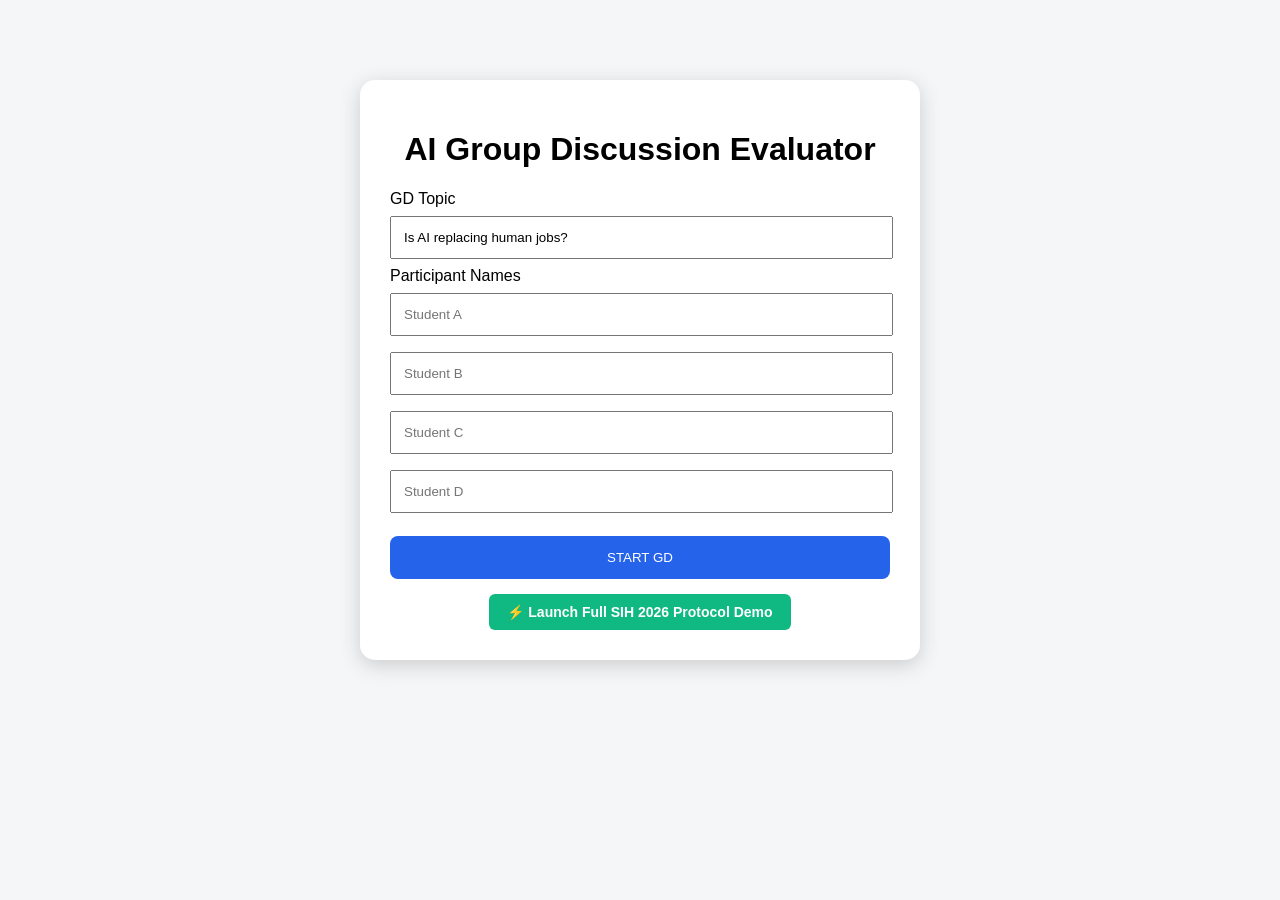
<file: index.html>
<!DOCTYPE html>
<html>
<head>
    <title>AI GD Evaluator</title>
    <link rel="stylesheet" href="style.css">
</head>

<body>

<div class="container">
    <h1>AI Group Discussion Evaluator</h1>

    <label>GD Topic</label>
    <input id="topic" value="Is AI replacing human jobs?">

    <label>Participant Names</label>
    <input id="p1" placeholder="Student A">
    <input id="p2" placeholder="Student B">
    <input id="p3" placeholder="Student C">
    <input id="p4" placeholder="Student D">

    <button onclick="startGD()">START GD</button>

    <div style="margin-top: 15px; text-align: center;">
        <a href="demo.html" style="display: inline-block; padding: 10px 18px; background: #10b981; color: white; text-decoration: none; border-radius: 6px; font-weight: bold; font-size: 14px;">⚡ Launch Full SIH 2026 Protocol Demo</a>
    </div>
</div>

<script src="script.js"></script>

</body>
</html>
</file>
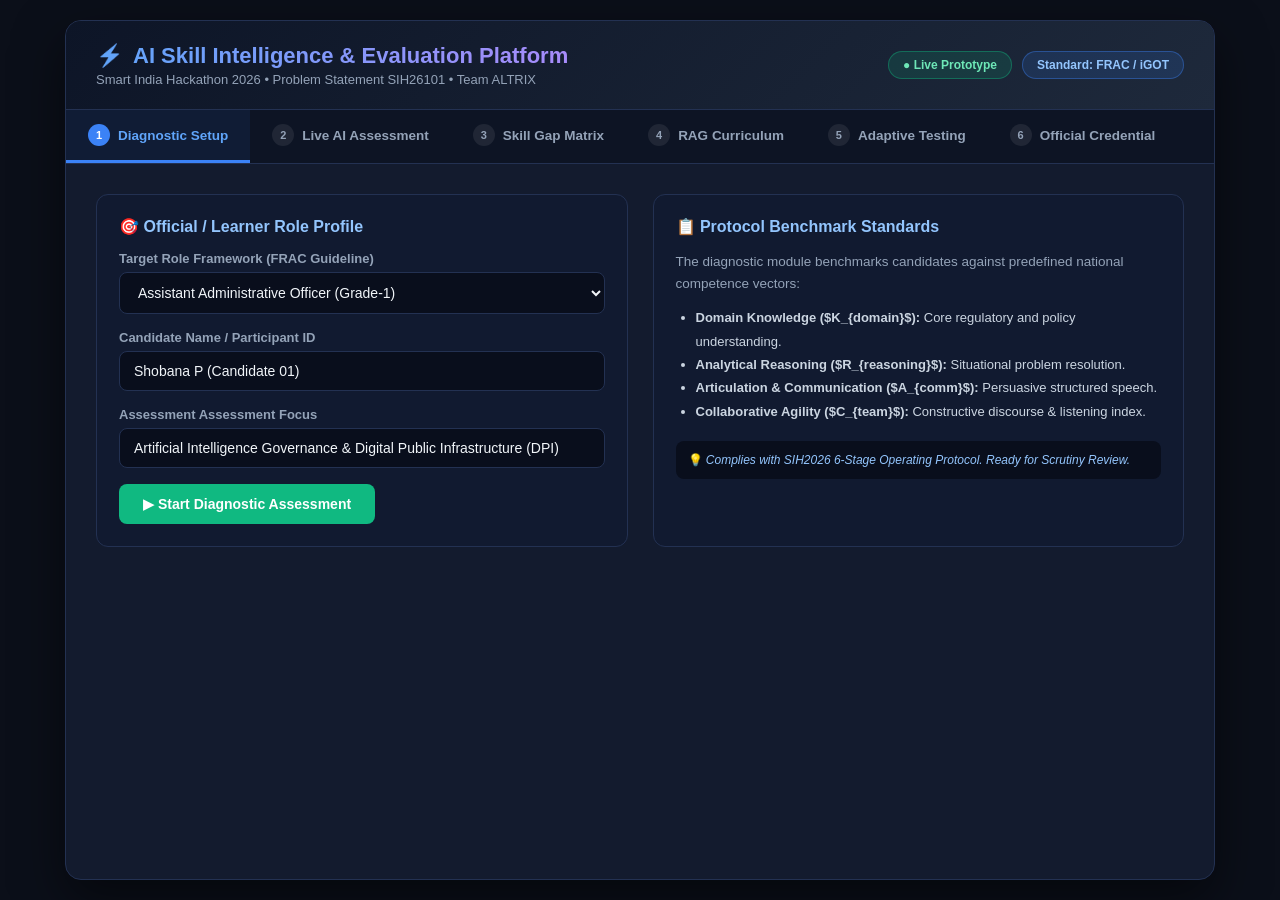
<file: demo.html>
<!DOCTYPE html>
<html lang="en">
<head>
    <meta charset="UTF-8">
    <meta name="viewport" content="width=device-width, initial-scale=1.0">
    <title>AI Skill Intelligence & GD Evaluation Platform | SIH 2026 Demo</title>
    <style>
        :root {
            --bg: #0b0f19;
            --surface: #131b2e;
            --surface-hover: #1c2742;
            --primary: #3b82f6;
            --primary-glow: rgba(59, 130, 246, 0.35);
            --accent: #10b981;
            --accent-purple: #8b5cf6;
            --warning: #f59e0b;
            --danger: #ef4444;
            --text-main: #f1f5f9;
            --text-muted: #94a3b8;
            --border: #233152;
        }

        * {
            box-sizing: border-box;
            margin: 0;
            padding: 0;
            font-family: 'Segoe UI', -apple-system, BlinkMacSystemFont, Roboto, sans-serif;
        }

        body {
            background-color: var(--bg);
            color: var(--text-main);
            padding: 20px;
            display: flex;
            justify-content: center;
            min-height: 100vh;
        }

        .app-container {
            width: 100%;
            max-width: 1150px;
            background: var(--surface);
            border: 1px solid var(--border);
            border-radius: 16px;
            overflow: hidden;
            box-shadow: 0 20px 50px rgba(0,0,0,0.5);
            display: flex;
            flex-direction: column;
        }

        /* Top Header */
        header {
            background: linear-gradient(135deg, #0d1527 0%, #1e293b 100%);
            padding: 22px 30px;
            border-bottom: 1px solid var(--border);
            display: flex;
            justify-content: space-between;
            align-items: center;
            flex-wrap: wrap;
            gap: 15px;
        }

        .brand h1 {
            font-size: 22px;
            font-weight: 800;
            display: flex;
            align-items: center;
            gap: 10px;
            background: linear-gradient(to right, #60a5fa, #a78bfa);
            -webkit-background-clip: text;
            -webkit-text-fill-color: transparent;
        }

        .brand p {
            font-size: 13px;
            color: var(--text-muted);
            margin-top: 3px;
        }

        .header-tags {
            display: flex;
            gap: 10px;
            align-items: center;
        }

        .tag {
            background: rgba(59, 130, 246, 0.15);
            border: 1px solid rgba(59, 130, 246, 0.4);
            color: #93c5fd;
            padding: 6px 14px;
            border-radius: 20px;
            font-size: 12px;
            font-weight: 600;
        }

        .tag.green {
            background: rgba(16, 185, 129, 0.15);
            border-color: rgba(16, 185, 129, 0.4);
            color: #6ee7b7;
        }

        /* Step Navigation Tabs */
        .nav-tabs {
            display: flex;
            background: #0d1424;
            border-bottom: 1px solid var(--border);
            overflow-x: auto;
        }

        .nav-tab {
            padding: 14px 22px;
            font-size: 13.5px;
            font-weight: 600;
            color: var(--text-muted);
            cursor: pointer;
            border: none;
            background: transparent;
            display: flex;
            align-items: center;
            gap: 8px;
            border-bottom: 3px solid transparent;
            transition: all 0.2s ease;
            white-space: nowrap;
        }

        .nav-tab:hover {
            color: var(--text-main);
            background: var(--surface-hover);
        }

        .nav-tab.active {
            color: #60a5fa;
            border-bottom-color: var(--primary);
            background: rgba(59, 130, 246, 0.08);
        }

        .nav-tab .step-num {
            background: rgba(255,255,255,0.08);
            width: 22px;
            height: 22px;
            border-radius: 50%;
            display: flex;
            align-items: center;
            justify-content: center;
            font-size: 11px;
        }

        .nav-tab.active .step-num {
            background: var(--primary);
            color: white;
        }

        /* Content Area */
        .content-body {
            padding: 30px;
            flex-grow: 1;
        }

        .tab-panel {
            display: none;
            animation: fadeIn 0.3s ease;
        }

        .tab-panel.active {
            display: block;
        }

        @keyframes fadeIn {
            from { opacity: 0; transform: translateY(6px); }
            to { opacity: 1; transform: translateY(0); }
        }

        /* Controls & Form Elements */
        .grid-2 {
            display: grid;
            grid-template-columns: 1fr 1fr;
            gap: 25px;
        }

        @media (max-width: 820px) {
            .grid-2 { grid-template-columns: 1fr; }
        }

        .card {
            background: #111a30;
            border: 1px solid var(--border);
            border-radius: 12px;
            padding: 22px;
        }

        .card-title {
            font-size: 16px;
            font-weight: 700;
            margin-bottom: 15px;
            color: #93c5fd;
            display: flex;
            align-items: center;
            gap: 8px;
        }

        label {
            display: block;
            font-size: 13px;
            color: var(--text-muted);
            margin-bottom: 6px;
            font-weight: 600;
        }

        input, select {
            width: 100%;
            background: #090e1c;
            border: 1px solid var(--border);
            color: var(--text-main);
            padding: 11px 14px;
            border-radius: 8px;
            font-size: 14px;
            margin-bottom: 16px;
            outline: none;
            transition: border 0.2s;
        }

        input:focus, select:focus {
            border-color: var(--primary);
            box-shadow: 0 0 0 3px var(--primary-glow);
        }

        .btn {
            background: var(--primary);
            color: white;
            border: none;
            padding: 12px 24px;
            border-radius: 8px;
            font-weight: 700;
            font-size: 14px;
            cursor: pointer;
            display: inline-flex;
            align-items: center;
            gap: 8px;
            transition: all 0.2s;
        }

        .btn:hover {
            background: #2563eb;
            transform: translateY(-1px);
        }

        .btn.btn-accent {
            background: var(--accent);
        }

        .btn.btn-accent:hover {
            background: #059669;
        }

        .btn.btn-secondary {
            background: #233152;
            color: #cbd5e1;
        }

        .btn.btn-secondary:hover {
            background: #33446b;
        }

        /* Live Simulation Visualizer */
        .live-stage {
            background: #090e1c;
            border: 1px solid var(--border);
            border-radius: 12px;
            padding: 20px;
            margin-bottom: 20px;
        }

        .live-status-bar {
            display: flex;
            justify-content: space-between;
            align-items: center;
            padding-bottom: 12px;
            border-bottom: 1px solid var(--border);
            margin-bottom: 15px;
        }

        .status-indicator {
            display: flex;
            align-items: center;
            gap: 8px;
            font-size: 13px;
            font-weight: 700;
        }

        .pulsing-dot {
            width: 10px;
            height: 10px;
            background-color: var(--danger);
            border-radius: 50%;
            animation: pulse 1.5s infinite;
        }

        @keyframes pulse {
            0% { transform: scale(0.95); box-shadow: 0 0 0 0 rgba(239, 68, 68, 0.7); }
            70% { transform: scale(1); box-shadow: 0 0 0 8px rgba(239, 68, 68, 0); }
            100% { transform: scale(0.95); box-shadow: 0 0 0 0 rgba(239, 68, 68, 0); }
        }

        .participants-grid {
            display: grid;
            grid-template-columns: repeat(4, 1fr);
            gap: 12px;
            margin-bottom: 20px;
        }

        @media (max-width: 680px) {
            .participants-grid { grid-template-columns: repeat(2, 1fr); }
        }

        .p-card {
            background: #111a30;
            border: 1px solid var(--border);
            border-radius: 10px;
            padding: 12px;
            text-align: center;
            transition: all 0.3s;
        }

        .p-card.active-speaker {
            border-color: var(--accent);
            background: rgba(16, 185, 129, 0.1);
            box-shadow: 0 0 15px rgba(16, 185, 129, 0.2);
        }

        .p-avatar {
            width: 44px;
            height: 44px;
            border-radius: 50%;
            background: #233152;
            display: flex;
            align-items: center;
            justify-content: center;
            font-size: 18px;
            margin: 0 auto 8px;
        }

        .p-name {
            font-weight: 700;
            font-size: 13px;
        }

        .p-role {
            font-size: 11px;
            color: var(--text-muted);
        }

        .p-time {
            font-size: 11px;
            color: #93c5fd;
            margin-top: 4px;
            font-family: monospace;
        }

        /* Live Transcript Stream */
        .transcript-feed {
            height: 190px;
            overflow-y: auto;
            background: #0d1424;
            border: 1px solid var(--border);
            border-radius: 8px;
            padding: 14px;
            display: flex;
            flex-direction: column;
            gap: 10px;
        }

        .transcript-entry {
            font-size: 13.5px;
            padding: 8px 12px;
            border-radius: 6px;
            background: #131d36;
            border-left: 3px solid var(--primary);
            animation: fadeIn 0.25s ease;
        }

        .transcript-entry b {
            color: #60a5fa;
            margin-right: 6px;
        }

        .transcript-entry.student-b {
            border-left-color: var(--accent-purple);
        }
        .transcript-entry.student-b b { color: #c084fc; }

        .transcript-entry.student-c {
            border-left-color: var(--warning);
        }
        .transcript-entry.student-c b { color: #fcd34d; }

        /* Canvas Chart Container */
        .chart-box {
            position: relative;
            height: 280px;
            display: flex;
            justify-content: center;
            align-items: center;
        }

        canvas {
            max-width: 100%;
            max-height: 100%;
        }

        /* Skill Gap Matrix Table */
        .gap-table {
            width: 100%;
            border-collapse: collapse;
            font-size: 13.5px;
        }

        .gap-table th, .gap-table td {
            padding: 10px 14px;
            border-bottom: 1px solid var(--border);
            text-align: left;
        }

        .gap-table th {
            color: var(--text-muted);
            font-size: 12px;
            text-transform: uppercase;
        }

        .progress-bar-bg {
            background: #1e293b;
            height: 8px;
            border-radius: 4px;
            overflow: hidden;
            width: 100px;
            display: inline-block;
            vertical-align: middle;
            margin-right: 8px;
        }

        .progress-bar-fill {
            height: 100%;
            background: var(--primary);
            border-radius: 4px;
        }

        .delta-tag {
            font-size: 12px;
            font-weight: 700;
            padding: 2px 8px;
            border-radius: 4px;
        }

        .delta-tag.high {
            background: rgba(239, 68, 68, 0.2);
            color: #f87171;
        }

        .delta-tag.med {
            background: rgba(245, 158, 11, 0.2);
            color: #fbbf24;
        }

        .delta-tag.low {
            background: rgba(16, 185, 129, 0.2);
            color: #34d399;
        }

        /* RAG Recommendations */
        .course-card {
            background: #0d1424;
            border: 1px solid var(--border);
            border-left: 4px solid var(--primary);
            border-radius: 8px;
            padding: 14px 18px;
            margin-bottom: 12px;
            display: flex;
            justify-content: space-between;
            align-items: center;
        }

        .course-card h4 {
            font-size: 14.5px;
            color: var(--text-main);
            margin-bottom: 4px;
        }

        .course-card p {
            font-size: 12.5px;
            color: var(--text-muted);
        }

        .course-badge {
            background: rgba(59, 130, 246, 0.15);
            color: #93c5fd;
            padding: 4px 10px;
            border-radius: 6px;
            font-size: 11px;
            font-weight: 700;
            white-space: nowrap;
        }

        /* Adaptive Quiz */
        .quiz-box {
            background: #0d1424;
            border: 1px solid var(--border);
            border-radius: 12px;
            padding: 22px;
            margin-top: 15px;
        }

        .quiz-q {
            font-size: 15px;
            font-weight: 700;
            margin-bottom: 15px;
            color: #f8fafc;
        }

        .quiz-options {
            display: flex;
            flex-direction: column;
            gap: 10px;
        }

        .quiz-opt {
            background: #131d36;
            border: 1px solid var(--border);
            padding: 12px 16px;
            border-radius: 8px;
            font-size: 13.5px;
            cursor: pointer;
            transition: all 0.2s;
        }

        .quiz-opt:hover {
            border-color: var(--primary);
            background: #1c294a;
        }

        .quiz-opt.correct {
            border-color: var(--accent);
            background: rgba(16, 185, 129, 0.15);
            color: #6ee7b7;
        }

        .quiz-opt.wrong {
            border-color: var(--danger);
            background: rgba(239, 68, 68, 0.15);
            color: #fca5a5;
        }

        /* Certificate / Final Score */
        .cert-card {
            background: linear-gradient(145deg, #10192e 0%, #0b1120 100%);
            border: 2px solid #3b82f6;
            border-radius: 14px;
            padding: 30px;
            text-align: center;
            position: relative;
            box-shadow: 0 10px 30px rgba(59, 130, 246, 0.15);
        }

        .score-circle {
            width: 120px;
            height: 120px;
            border-radius: 50%;
            background: conic-gradient(var(--accent) 0% 84%, #1e293b 84% 100%);
            display: flex;
            align-items: center;
            justify-content: center;
            margin: 0 auto 15px;
            box-shadow: 0 0 20px rgba(16, 185, 129, 0.25);
        }

        .score-inner {
            width: 96px;
            height: 96px;
            border-radius: 50%;
            background: #0f172a;
            display: flex;
            flex-direction: column;
            align-items: center;
            justify-content: center;
        }

        .score-num {
            font-size: 28px;
            font-weight: 800;
            color: var(--text-main);
        }

        .score-label {
            font-size: 10px;
            color: var(--text-muted);
            text-transform: uppercase;
        }
    </style>
</head>
<body>

<div class="app-container">

    <!-- Header -->
    <header>
        <div class="brand">
            <h1><span>⚡</span> AI Skill Intelligence & Evaluation Platform</h1>
            <p>Smart India Hackathon 2026 • Problem Statement SIH26101 • Team ALTRIX</p>
        </div>
        <div class="header-tags">
            <span class="tag green">● Live Prototype</span>
            <span class="tag">Standard: FRAC / iGOT</span>
        </div>
    </header>

    <!-- Navigation Steps -->
    <nav class="nav-tabs">
        <button class="nav-tab active" onclick="switchTab(0)">
            <span class="step-num">1</span> Diagnostic Setup
        </button>
        <button class="nav-tab" onclick="switchTab(1)">
            <span class="step-num">2</span> Live AI Assessment
        </button>
        <button class="nav-tab" onclick="switchTab(2)">
            <span class="step-num">3</span> Skill Gap Matrix
        </button>
        <button class="nav-tab" onclick="switchTab(3)">
            <span class="step-num">4</span> RAG Curriculum
        </button>
        <button class="nav-tab" onclick="switchTab(4)">
            <span class="step-num">5</span> Adaptive Testing
        </button>
        <button class="nav-tab" onclick="switchTab(5)">
            <span class="step-num">6</span> Official Credential
        </button>
    </nav>

    <!-- Content Body -->
    <div class="content-body">

        <!-- TAB 1: Diagnostic Setup -->
        <div class="tab-panel active" id="tab-0">
            <div class="grid-2">
                <div class="card">
                    <div class="card-title">🎯 Official / Learner Role Profile</div>
                    
                    <label>Target Role Framework (FRAC Guideline)</label>
                    <select id="role-select">
                        <option value="officer">Assistant Administrative Officer (Grade-1)</option>
                        <option value="data">Public Sector Data & AI Governance Specialist</option>
                        <option value="project">Urban Infrastructure Project Manager</option>
                        <option value="student">Graduate Placement & GD Candidate</option>
                    </select>

                    <label>Candidate Name / Participant ID</label>
                    <input type="text" id="candidate-name" value="Shobana P (Candidate 01)">

                    <label>Assessment Assessment Focus</label>
                    <input type="text" id="assessment-topic" value="Artificial Intelligence Governance & Digital Public Infrastructure (DPI)">

                    <button class="btn btn-accent" onclick="startAssessmentFlow()">
                        ▶ Start Diagnostic Assessment
                    </button>
                </div>

                <div class="card">
                    <div class="card-title">📋 Protocol Benchmark Standards</div>
                    <p style="font-size: 13.5px; color: var(--text-muted); line-height: 1.6; margin-bottom: 12px;">
                        The diagnostic module benchmarks candidates against predefined national competence vectors:
                    </p>
                    <ul style="padding-left: 20px; font-size: 13px; color: #cbd5e1; line-height: 1.8;">
                        <li><b>Domain Knowledge ($K_{domain}$):</b> Core regulatory and policy understanding.</li>
                        <li><b>Analytical Reasoning ($R_{reasoning}$):</b> Situational problem resolution.</li>
                        <li><b>Articulation & Communication ($A_{comm}$):</b> Persuasive structured speech.</li>
                        <li><b>Collaborative Agility ($C_{team}$):</b> Constructive discourse & listening index.</li>
                    </ul>
                    <div style="margin-top: 18px; padding: 12px; background: #090e1c; border-radius: 8px; font-size: 12px; color: #93c5fd;">
                        💡 <i>Complies with SIH2026 6-Stage Operating Protocol. Ready for Scrutiny Review.</i>
                    </div>
                </div>
            </div>
        </div>

        <!-- TAB 2: Live AI Assessment -->
        <div class="tab-panel" id="tab-1">
            <div class="live-stage">
                <div class="live-status-bar">
                    <div class="status-indicator">
                        <div class="pulsing-dot" id="live-dot"></div>
                        <span id="live-status-text">🔴 LIVE EVALUATION ENGINE RUNNING</span>
                    </div>
                    <div style="font-size: 13px; font-family: monospace; color: #93c5fd;" id="gd-timer">
                        Session Time: 01:45
                    </div>
                </div>

                <div class="participants-grid">
                    <div class="p-card active-speaker" id="pcard-0">
                        <div class="p-avatar">👩‍💼</div>
                        <div class="p-name" id="pname-0">Candidate A</div>
                        <div class="p-role">Speaking...</div>
                        <div class="p-time" id="ptime-0">48s (42%)</div>
                    </div>
                    <div class="p-card" id="pcard-1">
                        <div class="p-avatar">👨‍💼</div>
                        <div class="p-name">Participant B</div>
                        <div class="p-role">Listening</div>
                        <div class="p-time" id="ptime-1">32s (28%)</div>
                    </div>
                    <div class="p-card" id="pcard-2">
                        <div class="p-avatar">👩‍🎓</div>
                        <div class="p-name">Participant C</div>
                        <div class="p-role">Listening</div>
                        <div class="p-time" id="ptime-2">20s (18%)</div>
                    </div>
                    <div class="p-card" id="pcard-3">
                        <div class="p-avatar">👨‍🎓</div>
                        <div class="p-name">Participant D</div>
                        <div class="p-role">Listening</div>
                        <div class="p-time" id="ptime-3">14s (12%)</div>
                    </div>
                </div>

                <label>Real-Time NLP Speech & Transcript Stream</label>
                <div class="transcript-feed" id="transcript-feed">
                    <div class="transcript-entry">
                        <b>Candidate A:</b> Digital Public Infrastructure must prioritize citizen data sovereignty while deploying automated services.
                    </div>
                    <div class="transcript-entry student-b">
                        <b>Participant B:</b> True, but without automated edge validation, rural bandwidth bottlenecks will compromise real-time delivery.
                    </div>
                    <div class="transcript-entry student-c">
                        <b>Participant C:</b> We should also consider offline-first synchronization protocols for remote administrative taluks.
                    </div>
                </div>
            </div>

            <div style="display: flex; gap: 12px; flex-wrap: wrap;">
                <button class="btn btn-accent" onclick="addSimulatedSpeech()">
                    💬 Inject Candidate Speech Turn
                </button>
                <button class="btn btn-secondary" onclick="useVoiceMic()" id="mic-btn">
                    🎙️ Speak with Microphone (Speech-to-Text)
                </button>
                <button class="btn" onclick="finishEvaluationAndAnalyze()">
                    📊 Finalize & Generate Skill-Gap Matrix ➔
                </button>
            </div>
        </div>

        <!-- TAB 3: Skill Gap Matrix -->
        <div class="tab-panel" id="tab-2">
            <div class="grid-2">
                <div class="card">
                    <div class="card-title">🕸️ Competency Radar Analysis</div>
                    <p style="font-size: 12.5px; color: var(--text-muted); margin-bottom: 10px;">
                        Comparing <span style="color:#3b82f6; font-weight:700;">Required FRAC Target (Blue)</span> vs <span style="color:#10b981; font-weight:700;">Evaluated Candidate Score (Green)</span>:
                    </p>
                    <div class="chart-box">
                        <canvas id="radarCanvas" width="340" height="280"></canvas>
                    </div>
                </div>

                <div class="card">
                    <div class="card-title">📉 Differential Skill-Gap Matrix (ΔC)</div>
                    <table class="gap-table">
                        <thead>
                            <tr>
                                <th>Competency Vector</th>
                                <th>Measured</th>
                                <th>Deficit (ΔC)</th>
                                <th>Priority</th>
                            </tr>
                        </thead>
                        <tbody>
                            <tr>
                                <td><b>Domain & Policy Knowledge</b></td>
                                <td><div class="progress-bar-bg"><div class="progress-bar-fill" style="width: 82%;"></div></div> 82%</td>
                                <td>-8%</td>
                                <td><span class="delta-tag low">Low Gap</span></td>
                            </tr>
                            <tr>
                                <td><b>Data & AI Governance</b></td>
                                <td><div class="progress-bar-bg"><div class="progress-bar-fill" style="width: 54%; background:#ef4444;"></div></div> 54%</td>
                                <td>-36%</td>
                                <td><span class="delta-tag high">Critical Gap</span></td>
                            </tr>
                            <tr>
                                <td><b>Situational Reasoning</b></td>
                                <td><div class="progress-bar-bg"><div class="progress-bar-fill" style="width: 88%;"></div></div> 88%</td>
                                <td>-2%</td>
                                <td><span class="delta-tag low">Cleared</span></td>
                            </tr>
                            <tr>
                                <td><b>Communication & Clarity</b></td>
                                <td><div class="progress-bar-bg"><div class="progress-bar-fill" style="width: 78%;"></div></div> 78%</td>
                                <td>-12%</td>
                                <td><span class="delta-tag med">Moderate</span></td>
                            </tr>
                            <tr>
                                <td><b>Team Deliberation Index</b></td>
                                <td><div class="progress-bar-bg"><div class="progress-bar-fill" style="width: 85%;"></div></div> 85%</td>
                                <td>-5%</td>
                                <td><span class="delta-tag low">Cleared</span></td>
                            </tr>
                        </tbody>
                    </table>

                    <div style="margin-top: 20px; text-align: right;">
                        <button class="btn" onclick="switchTab(3)">
                            Synthesize RAG Learning Journey ➔
                        </button>
                    </div>
                </div>
            </div>
        </div>

        <!-- TAB 4: RAG Personalized Curricula -->
        <div class="tab-panel" id="tab-3">
            <div class="card" style="margin-bottom: 20px;">
                <div class="card-title">📚 Personalized Curriculum Grounded in iGOT Karmayogi</div>
                <p style="font-size: 13.5px; color: var(--text-muted); margin-bottom: 15px;">
                    Our semantic vector search (<code>pgvector</code> + HNSW) automatically retrieved micro-modules addressing the <b>Critical Gap: Data & AI Governance (-36%)</b>:
                </p>

                <div class="course-card">
                    <div>
                        <h4>1. Regulatory Architecture of Digital Personal Data Protection (DPDP) Act</h4>
                        <p>DoPT / MeitY Official Training Module • Micro-credential course</p>
                    </div>
                    <span class="course-badge">Target: Priority 1 (35 Mins)</span>
                </div>

                <div class="course-card" style="border-left-color: #8b5cf6;">
                    <div>
                        <h4>2. Algorithmic Accountability in Public Service Delivery</h4>
                        <p>National e-Governance Division (NeGD) • Case Study & Sandbox</p>
                    </div>
                    <span class="course-badge" style="color: #c084fc; background: rgba(139,92,246,0.15);">Target: Priority 2 (45 Mins)</span>
                </div>

                <div class="course-card" style="border-left-color: #10b981;">
                    <div>
                        <h4>3. Public Communication & Multi-Stakeholder Consensus Building</h4>
                        <p>Capacity Building Commission (CBC) • Practical Simulation</p>
                    </div>
                    <span class="course-badge" style="color: #6ee7b7; background: rgba(16,185,129,0.15);">Refresher: 20 Mins</span>
                </div>

                <div style="margin-top: 15px; text-align: right;">
                    <button class="btn btn-accent" onclick="switchTab(4)">
                        Start Adaptive Verification Quiz ➔
                    </button>
                </div>
            </div>
        </div>

        <!-- TAB 5: Adaptive Testing -->
        <div class="tab-panel" id="tab-4">
            <div class="card">
                <div class="card-title">🧠 Computerized Adaptive Testing (CAT) Simulation</div>
                <p style="font-size: 13px; color: var(--text-muted);">
                    AI dynamically generates in-situ scenario inquiries. Difficulty scales based on correctness to verify true retention.
                </p>

                <div class="quiz-box">
                    <div style="font-size: 11.5px; font-weight: 700; color: #60a5fa; margin-bottom: 6px;">
                        DIFFICULTY TIER: LEVEL 3 (ADAPTIVE ADVANCED)
                    </div>
                    <div class="quiz-q" id="quiz-question">
                        Scenario: An automated algorithm flags 15% of subsidy beneficiaries as ineligible due to biometric mismatches. Under DPDP and administrative fairness protocols, what is the required first response?
                    </div>

                    <div class="quiz-options" id="quiz-opts">
                        <div class="quiz-opt" onclick="answerQuiz(this, false)">
                            A) Immediately purge the flagged records to prevent fiscal leakage.
                        </div>
                        <div class="quiz-opt" onclick="answerQuiz(this, true)">
                            B) Trigger an exception-handling protocol with human-in-the-loop manual verification before suspending benefits.
                        </div>
                        <div class="quiz-opt" onclick="answerQuiz(this, false)">
                            C) Retrain the neural network on the same dataset without modifying thresholds.
                        </div>
                    </div>

                    <div id="quiz-feedback" style="display: none; margin-top: 15px; padding: 12px; border-radius: 8px; font-size: 13.5px;"></div>
                </div>

                <div style="margin-top: 20px; text-align: right;">
                    <button class="btn" onclick="switchTab(5)">
                        Generate Final Certified Credential ➔
                    </button>
                </div>
            </div>
        </div>

        <!-- TAB 6: Official Credential -->
        <div class="tab-panel" id="tab-5">
            <div class="cert-card">
                <div class="score-circle">
                    <div class="score-inner">
                        <div class="score-num" id="final-score-val">84</div>
                        <div class="score-label">CCI INDEX</div>
                    </div>
                </div>

                <h2 style="font-size: 22px; color: #f8fafc; margin-bottom: 6px;">
                    COMPETENCY VERIFICATION CERTIFICATE
                </h2>
                <p style="color: #94a3b8; font-size: 14px; margin-bottom: 18px;">
                    Candidate: <b style="color:#60a5fa;" id="cert-candidate">Shobana P</b> • Assessment Mode: <b>AI Diagnostic & GD Protocol</b>
                </p>

                <div style="max-width: 600px; margin: 0 auto 20px; background: #080d1a; padding: 15px; border-radius: 8px; border: 1px solid var(--border); font-size: 13px; text-align: left;">
                    <div style="color: #cbd5e1; margin-bottom: 6px;">
                        <b>Scoring Protocol Formulation:</b>
                    </div>
                    <code style="color: #6ee7b7; font-size: 12px;">
                        CCI = (0.40 × 82 [Domain]) + (0.35 × 88 [Reasoning]) + (0.25 × 80 [Application]) = 83.6 → 84 / 100
                    </code>
                    <div style="margin-top: 8px; color: #94a3b8;">
                        <b>Status:</b> <span style="color:#10b981; font-weight:700;">TIER 2: PROFICIENT (Role Approved)</span>
                    </div>
                </div>

                <div style="display: flex; gap: 12px; justify-content: center;">
                    <button class="btn btn-accent" onclick="window.print()">
                        🖨️ Print Credential Card
                    </button>
                    <button class="btn btn-secondary" onclick="switchTab(0)">
                        🔄 Run New Assessment
                    </button>
                </div>
            </div>
        </div>

    </div>

</div>

<script>
    // Tab switching logic
    function switchTab(index) {
        const tabs = document.querySelectorAll('.nav-tab');
        const panels = document.querySelectorAll('.tab-panel');
        
        tabs.forEach((t, i) => {
            if (i === index) t.classList.add('active');
            else t.classList.remove('active');
        });

        panels.forEach((p, i) => {
            if (i === index) p.classList.add('active');
            else p.classList.remove('active');
        });

        if (index === 2) {
            drawRadarChart();
        }
    }

    function startAssessmentFlow() {
        const name = document.getElementById('candidate-name').value || 'Shobana P';
        document.getElementById('pname-0').innerText = name;
        document.getElementById('cert-candidate').innerText = name;
        switchTab(1);
    }

    // Interactive Speech additions
    const sampleSentences = [
        "Furthermore, ensuring multi-lingual conversational access allows non-English fluent citizens to interface seamlessly.",
        "A critical metric is latency; if cloud inference takes more than 3 seconds, user dropout in rural areas escalates drastically.",
        "We can deploy local quantized SLMs (Small Language Models) directly on edge devices to preserve offline functionality."
    ];
    let sentenceIndex = 0;

    function addSimulatedSpeech() {
        const feed = document.getElementById('transcript-feed');
        const text = sampleSentences[sentenceIndex % sampleSentences.length];
        sentenceIndex++;

        const entry = document.createElement('div');
        entry.className = 'transcript-entry';
        const candidateName = document.getElementById('candidate-name').value || 'Candidate A';
        entry.innerHTML = `<b>${candidateName}:</b> ${text}`;
        feed.appendChild(entry);
        feed.scrollTop = feed.scrollHeight;

        // Toggle speaker card active highlight
        document.getElementById('pcard-0').classList.add('active-speaker');
        setTimeout(() => {
            document.getElementById('pcard-0').classList.remove('active-speaker');
        }, 1500);
    }

    // Web Speech API for real microphone voice input
    function useVoiceMic() {
        const btn = document.getElementById('mic-btn');
        if (!('webkitSpeechRecognition' in window) && !('SpeechRecognition' in window)) {
            alert('Web Speech API is not supported in this browser. You can use the "Inject Candidate Speech Turn" button!');
            return;
        }

        const SpeechRecognition = window.SpeechRecognition || window.webkitSpeechRecognition;
        const recognition = new SpeechRecognition();
        recognition.lang = 'en-IN';
        recognition.interimResults = false;

        btn.innerText = '🔴 Listening... Speak now!';
        btn.style.background = '#ef4444';

        recognition.onresult = function(event) {
            const transcript = event.results[0][0].transcript;
            const feed = document.getElementById('transcript-feed');
            const entry = document.createElement('div');
            entry.className = 'transcript-entry';
            const candidateName = document.getElementById('candidate-name').value || 'Candidate A';
            entry.innerHTML = `<b>${candidateName} (Live Mic):</b> ${transcript}`;
            feed.appendChild(entry);
            feed.scrollTop = feed.scrollHeight;
            btn.innerText = '🎙️ Speak with Microphone (Speech-to-Text)';
            btn.style.background = '#233152';
        };

        recognition.onerror = function() {
            btn.innerText = '🎙️ Speak with Microphone (Speech-to-Text)';
            btn.style.background = '#233152';
        };

        recognition.onend = function() {
            btn.innerText = '🎙️ Speak with Microphone (Speech-to-Text)';
            btn.style.background = '#233152';
        };

        recognition.start();
    }

    function finishEvaluationAndAnalyze() {
        switchTab(2);
    }

    // Radar Chart using pure HTML5 Canvas (100% offline, zero library dependency)
    function drawRadarChart() {
        const canvas = document.getElementById('radarCanvas');
        if (!canvas) return;
        const ctx = canvas.getContext('2d');
        const W = canvas.width;
        const H = canvas.height;
        ctx.clearRect(0, 0, W, H);

        const centerX = W / 2;
        const centerY = H / 2;
        const radius = 95;

        const labels = ['Domain', 'Governance', 'Reasoning', 'Comm.', 'Teamwork'];
        const targetScores = [0.90, 0.90, 0.90, 0.90, 0.90];
        const candidateScores = [0.82, 0.54, 0.88, 0.78, 0.85];
        const count = labels.length;

        // Draw concentric polygons (Grid)
        for (let level = 1; level <= 4; level++) {
            const r = (radius / 4) * level;
            ctx.beginPath();
            for (let i = 0; i < count; i++) {
                const angle = (Math.PI * 2 / count) * i - Math.PI / 2;
                const x = centerX + r * Math.cos(angle);
                const y = centerY + r * Math.sin(angle);
                if (i === 0) ctx.moveTo(x, y);
                else ctx.lineTo(x, y);
            }
            ctx.closePath();
            ctx.strokeStyle = '#233152';
            ctx.lineWidth = 1;
            ctx.stroke();
        }

        // Draw Spokes & Labels
        ctx.fillStyle = '#94a3b8';
        ctx.font = '11px Segoe UI';
        ctx.textAlign = 'center';
        ctx.textBaseline = 'middle';

        for (let i = 0; i < count; i++) {
            const angle = (Math.PI * 2 / count) * i - Math.PI / 2;
            const x = centerX + radius * Math.cos(angle);
            const y = centerY + radius * Math.sin(angle);

            ctx.beginPath();
            ctx.moveTo(centerX, centerY);
            ctx.lineTo(x, y);
            ctx.strokeStyle = '#233152';
            ctx.stroke();

            // Label positioning
            const lx = centerX + (radius + 22) * Math.cos(angle);
            const ly = centerY + (radius + 15) * Math.sin(angle);
            ctx.fillText(labels[i], lx, ly);
        }

        // Draw Target Polygon (Blue)
        ctx.beginPath();
        for (let i = 0; i < count; i++) {
            const angle = (Math.PI * 2 / count) * i - Math.PI / 2;
            const r = radius * targetScores[i];
            const x = centerX + r * Math.cos(angle);
            const y = centerY + r * Math.sin(angle);
            if (i === 0) ctx.moveTo(x, y);
            else ctx.lineTo(x, y);
        }
        ctx.closePath();
        ctx.strokeStyle = '#3b82f6';
        ctx.lineWidth = 2;
        ctx.fillStyle = 'rgba(59, 130, 246, 0.15)';
        ctx.fill();
        ctx.stroke();

        // Draw Candidate Polygon (Green)
        ctx.beginPath();
        for (let i = 0; i < count; i++) {
            const angle = (Math.PI * 2 / count) * i - Math.PI / 2;
            const r = radius * candidateScores[i];
            const x = centerX + r * Math.cos(angle);
            const y = centerY + r * Math.sin(angle);
            if (i === 0) ctx.moveTo(x, y);
            else ctx.lineTo(x, y);
        }
        ctx.closePath();
        ctx.strokeStyle = '#10b981';
        ctx.lineWidth = 2;
        ctx.fillStyle = 'rgba(16, 185, 129, 0.25)';
        ctx.fill();
        ctx.stroke();
    }

    // Adaptive Quiz logic
    function answerQuiz(elem, isCorrect) {
        const feedback = document.getElementById('quiz-feedback');
        const opts = document.querySelectorAll('.quiz-opt');
        opts.forEach(o => o.onclick = null); // disable further clicks

        if (isCorrect) {
            elem.classList.add('correct');
            feedback.style.display = 'block';
            feedback.style.background = 'rgba(16, 185, 129, 0.15)';
            feedback.style.border = '1px solid #10b981';
            feedback.style.color = '#6ee7b7';
            feedback.innerHTML = '<b>✓ Correct Protocol Response!</b> Exception handling ensures procedural fairness and prevents administrative exclusion.';
            document.getElementById('final-score-val').innerText = '88';
        } else {
            elem.classList.add('wrong');
            feedback.style.display = 'block';
            feedback.style.background = 'rgba(239, 68, 68, 0.15)';
            feedback.style.border = '1px solid #ef4444';
            feedback.style.color = '#fca5a5';
            feedback.innerHTML = '<b>✗ Incorrect Response.</b> Regulatory compliance requires human-in-the-loop review before revoking entitlements.';
            document.getElementById('final-score-val').innerText = '82';
        }
    }

    window.onload = function() {
        drawRadarChart();
    };
</script>

</body>
</html>
</file>
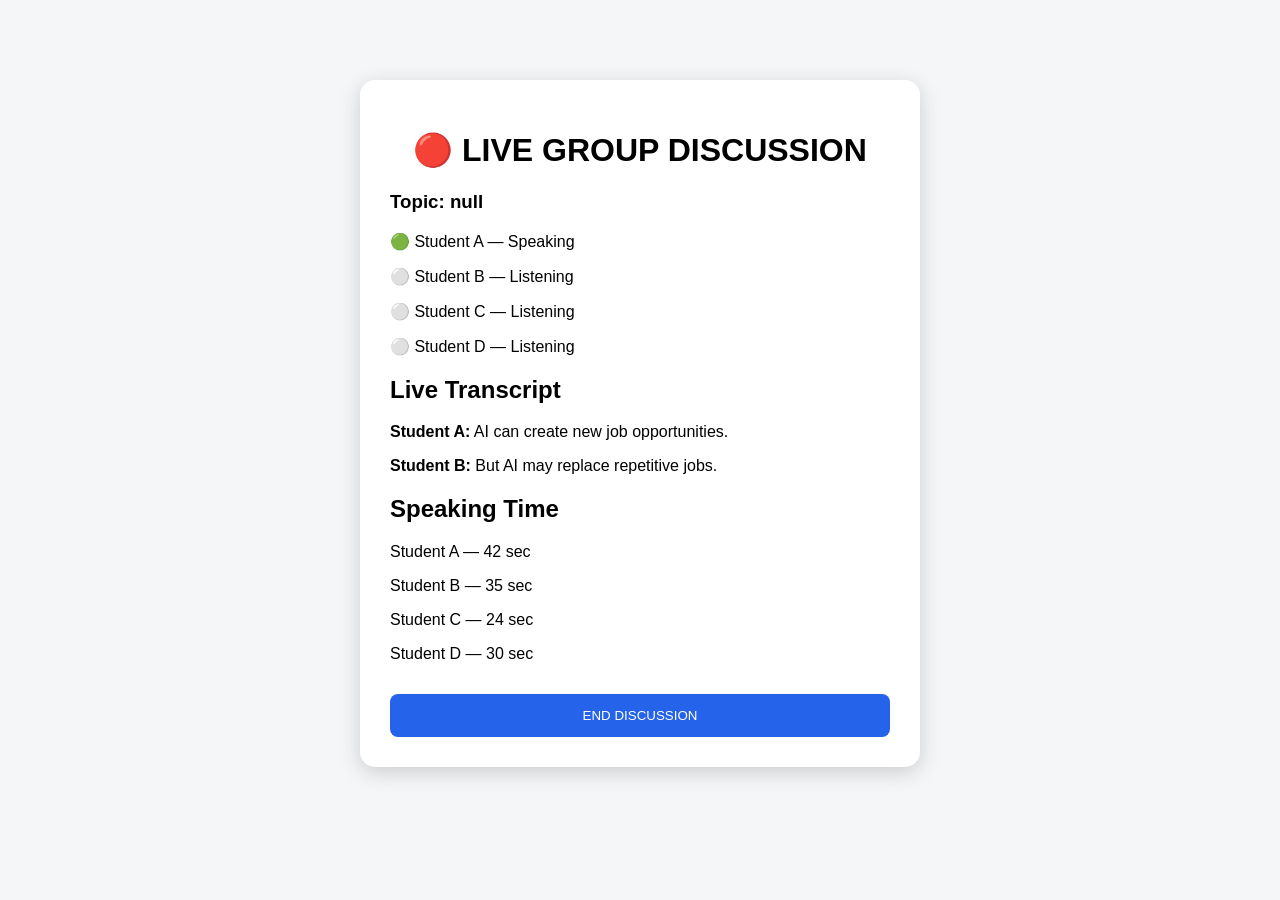
<file: live.html>
<!DOCTYPE html>
<html>
<head>
    <title>Live GD</title>
    <link rel="stylesheet" href="style.css">
</head>

<body>

<div class="container">

    <h1>🔴 LIVE GROUP DISCUSSION</h1>

    <h3 id="topic"></h3>

    <div>
        <p>🟢 Student A — Speaking</p>
        <p>⚪ Student B — Listening</p>
        <p>⚪ Student C — Listening</p>
        <p>⚪ Student D — Listening</p>
    </div>

    <h2>Live Transcript</h2>

    <div id="transcript">
        <p><b>Student A:</b> AI can create new job opportunities.</p>
        <p><b>Student B:</b> But AI may replace repetitive jobs.</p>
    </div>

    <h2>Speaking Time</h2>

    <p>Student A — 42 sec</p>
    <p>Student B — 35 sec</p>
    <p>Student C — 24 sec</p>
    <p>Student D — 30 sec</p>

    <button onclick="endGD()">END DISCUSSION</button>

</div>

<script>
document.getElementById("topic").innerText =
    "Topic: " + localStorage.getItem("topic");

function endGD() {
    window.location.href = "result.html";
}
</script>

</body>
</html>
</file>
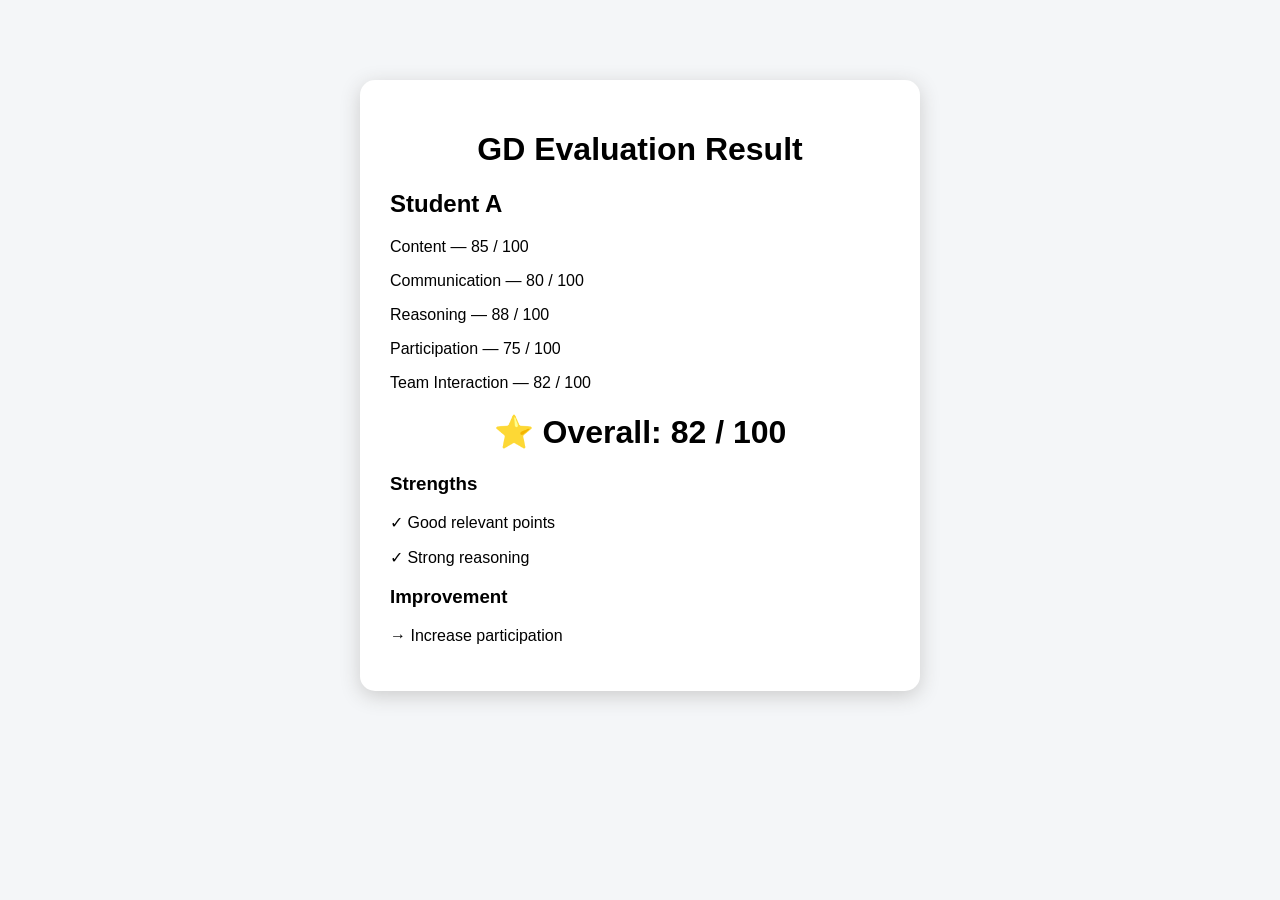
<file: result.html>
<!DOCTYPE html>
<html>
<head>
    <title>GD Result</title>
    <link rel="stylesheet" href="style.css">
</head>

<body>

<div class="container">

    <h1>GD Evaluation Result</h1>

    <h2>Student A</h2>

    <p>Content — 85 / 100</p>
    <p>Communication — 80 / 100</p>
    <p>Reasoning — 88 / 100</p>
    <p>Participation — 75 / 100</p>
    <p>Team Interaction — 82 / 100</p>

    <h1>⭐ Overall: 82 / 100</h1>

    <h3>Strengths</h3>
    <p>✓ Good relevant points</p>
    <p>✓ Strong reasoning</p>

    <h3>Improvement</h3>
    <p>→ Increase participation</p>

</div>

</body>
</html>
</file>
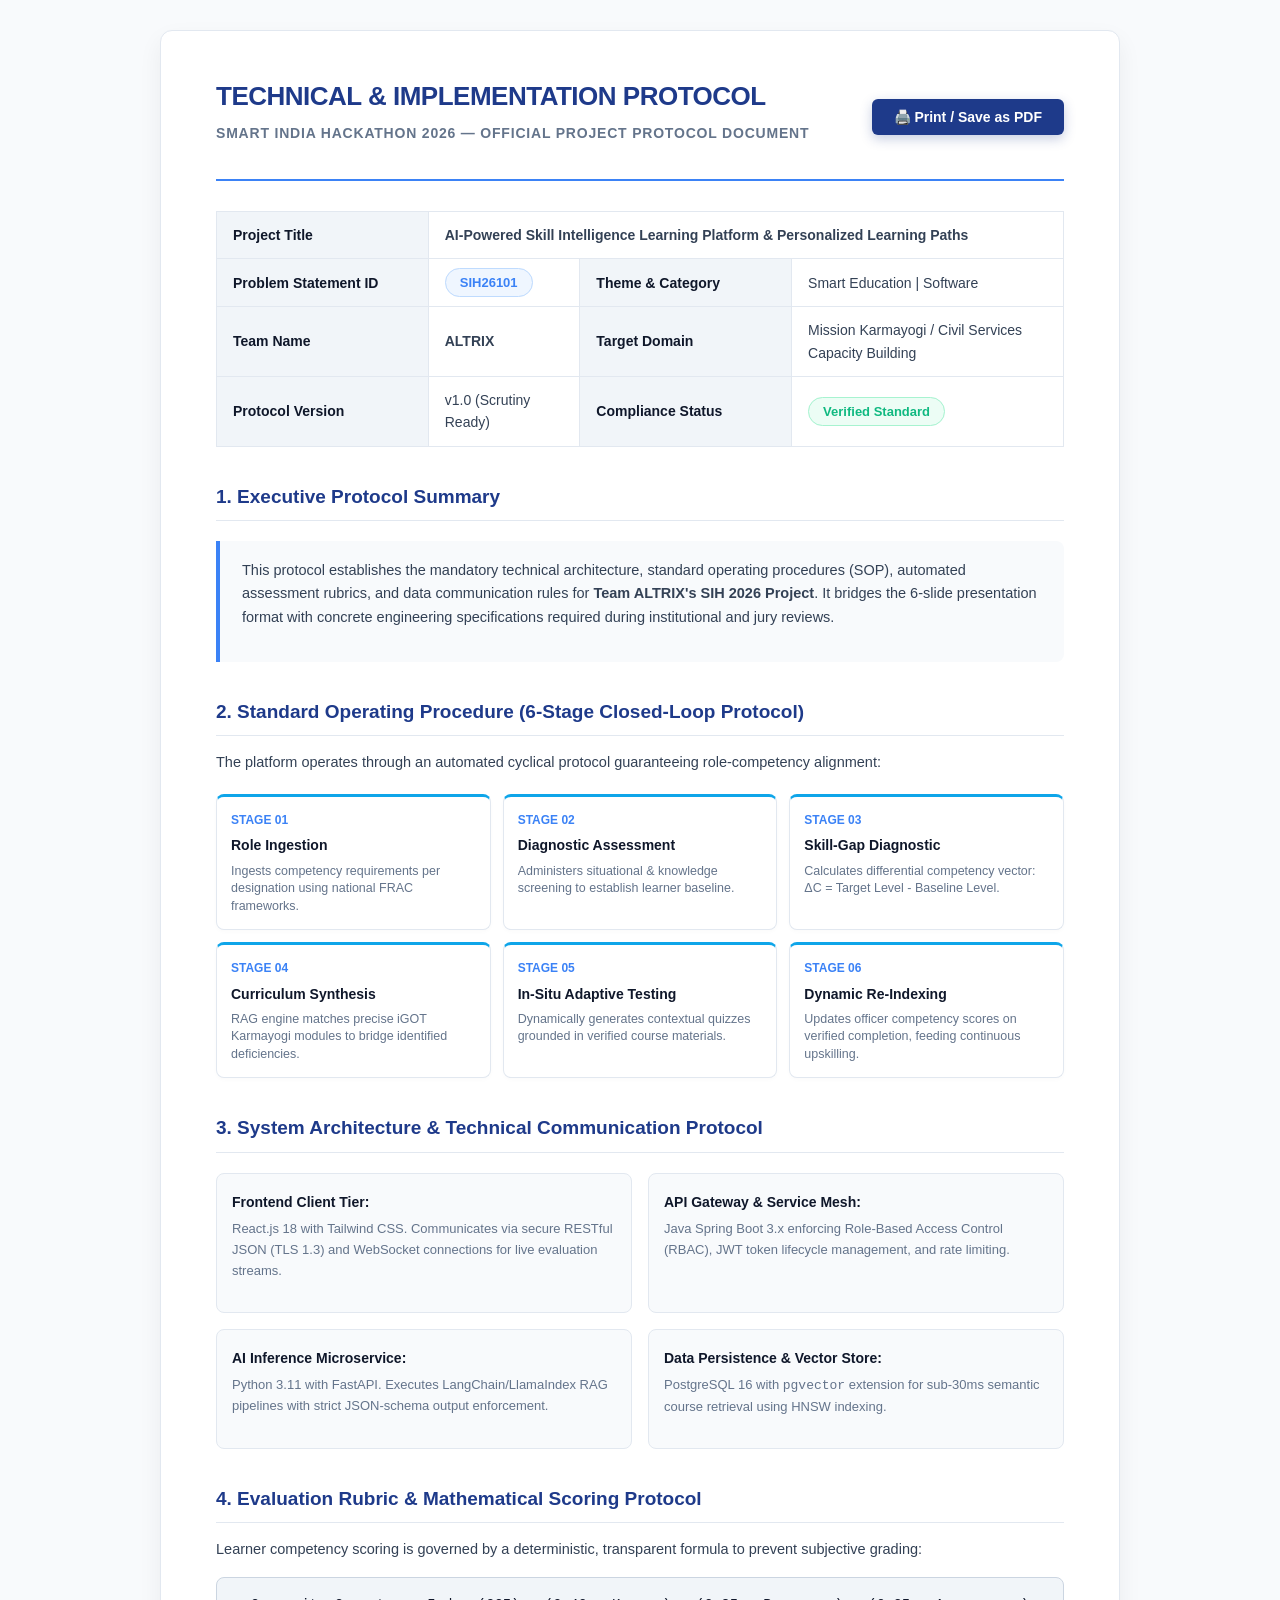
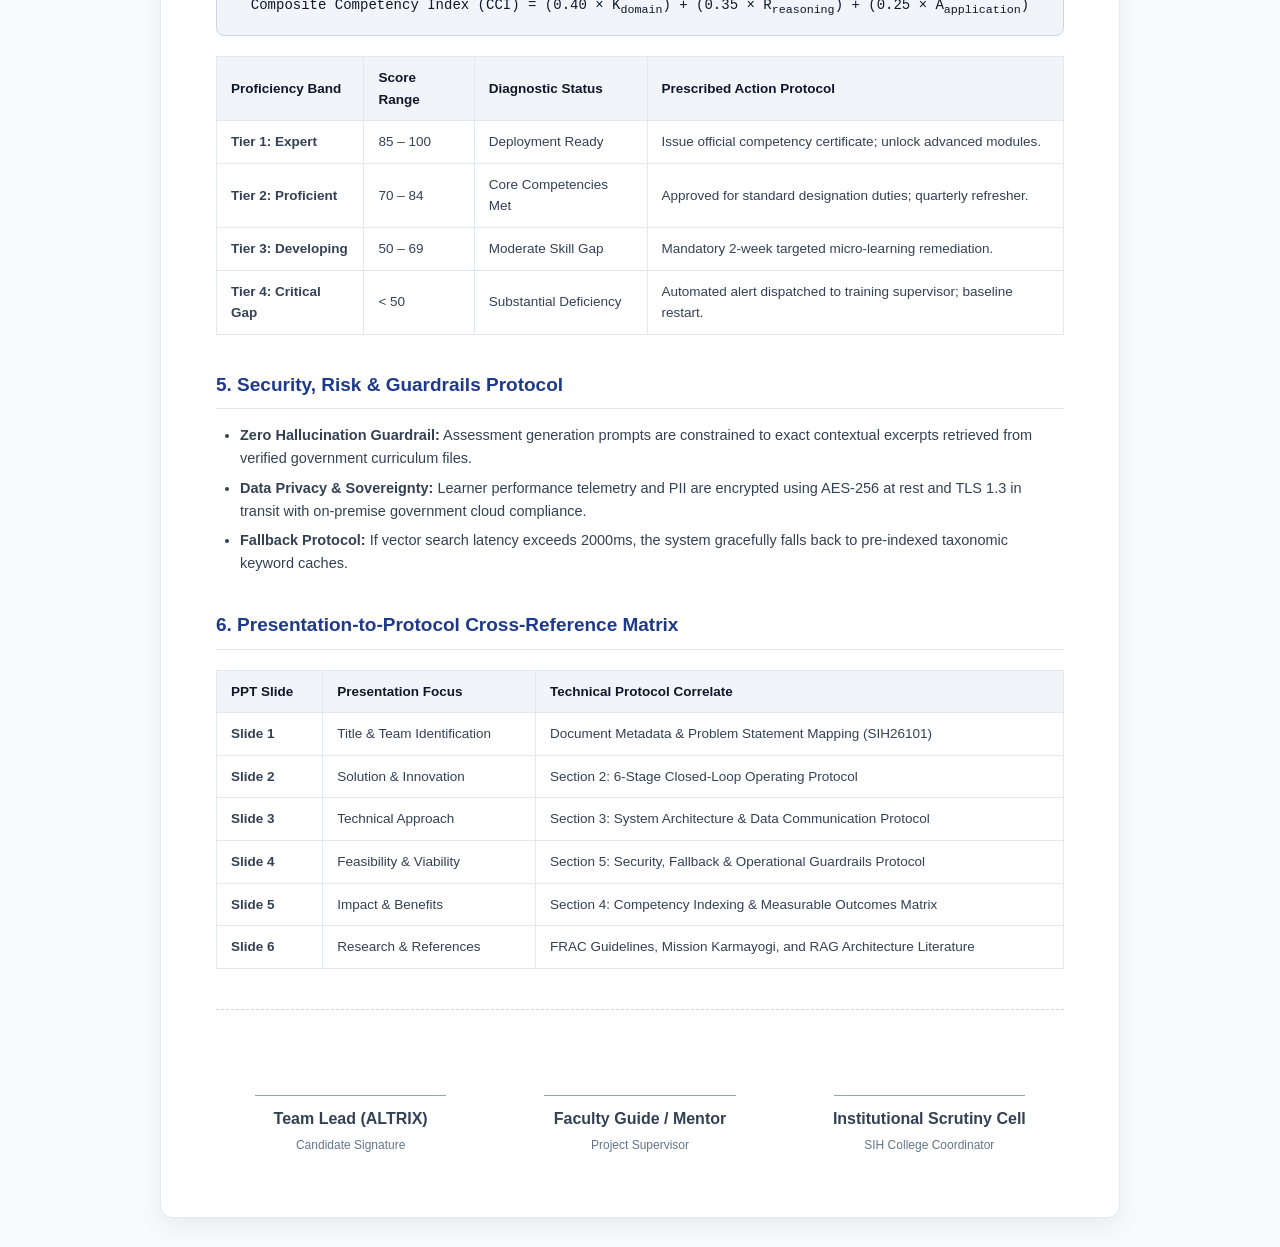
<file: SIH2026_PROJECT_PROTOCOL.html>
<!DOCTYPE html>
<html lang="en">
<head>
    <meta charset="UTF-8">
    <meta name="viewport" content="width=device-width, initial-scale=1.0">
    <title>SIH 2026 Project Implementation Protocol | ALTRIX</title>
    <style>
        :root {
            --primary: #1e3a8a;
            --primary-light: #3b82f6;
            --accent: #0ea5e9;
            --dark: #0f172a;
            --gray-bg: #f8fafc;
            --card-bg: #ffffff;
            --text-main: #334155;
            --text-heading: #0f172a;
            --border: #e2e8f0;
            --success: #10b981;
        }

        * {
            box-sizing: border-box;
            margin: 0;
            padding: 0;
        }

        body {
            font-family: 'Segoe UI', -apple-system, BlinkMacSystemFont, Roboto, Helvetica, Arial, sans-serif;
            background-color: var(--gray-bg);
            color: var(--text-main);
            line-height: 1.6;
            padding: 30px 15px;
        }

        .container {
            max-width: 960px;
            margin: 0 auto;
            background: var(--card-bg);
            padding: 45px 55px;
            border-radius: 12px;
            box-shadow: 0 10px 25px rgba(0,0,0,0.06);
            border: 1px solid var(--border);
        }

        .header-bar {
            display: flex;
            justify-content: space-between;
            align-items: center;
            border-bottom: 2px solid var(--primary-light);
            padding-bottom: 20px;
            margin-bottom: 30px;
        }

        .header-left h1 {
            color: var(--primary);
            font-size: 26px;
            font-weight: 800;
            letter-spacing: -0.5px;
        }

        .header-left p {
            color: #64748b;
            font-size: 14px;
            margin-top: 4px;
            font-weight: 600;
            text-transform: uppercase;
            letter-spacing: 0.8px;
        }

        .badge-group {
            display: flex;
            gap: 10px;
        }

        .badge {
            background: #eff6ff;
            color: var(--primary-light);
            border: 1px solid #bfdbfe;
            padding: 6px 14px;
            border-radius: 20px;
            font-size: 13px;
            font-weight: 700;
        }

        .badge.accent {
            background: #ecfdf5;
            color: var(--success);
            border-color: #a7f3d0;
        }

        .meta-table {
            width: 100%;
            border-collapse: collapse;
            margin-bottom: 35px;
        }

        .meta-table th, .meta-table td {
            padding: 12px 16px;
            border: 1px solid var(--border);
            font-size: 14px;
        }

        .meta-table th {
            background-color: #f1f5f9;
            color: var(--dark);
            width: 25%;
            font-weight: 700;
            text-align: left;
        }

        h2 {
            color: var(--primary);
            font-size: 19px;
            margin-top: 35px;
            margin-bottom: 15px;
            padding-bottom: 8px;
            border-bottom: 1px solid var(--border);
            display: flex;
            align-items: center;
            gap: 10px;
        }

        h3 {
            color: var(--dark);
            font-size: 16px;
            margin: 18px 0 10px;
        }

        p, ul, ol {
            margin-bottom: 15px;
            font-size: 14.5px;
        }

        ul, ol {
            padding-left: 24px;
        }

        li {
            margin-bottom: 6px;
        }

        .protocol-box {
            background: #f8fafc;
            border-left: 4px solid var(--primary-light);
            padding: 18px 22px;
            margin: 20px 0;
            border-radius: 0 8px 8px 0;
        }

        .pipeline-flow {
            display: grid;
            grid-template-columns: repeat(3, 1fr);
            gap: 12px;
            margin: 20px 0;
        }

        .pipeline-card {
            background: #ffffff;
            border: 1px solid var(--border);
            padding: 14px;
            border-radius: 8px;
            border-top: 3px solid var(--accent);
            box-shadow: 0 2px 4px rgba(0,0,0,0.02);
        }

        .pipeline-card .num {
            font-weight: 800;
            color: var(--primary-light);
            font-size: 12px;
            text-transform: uppercase;
        }

        .pipeline-card .title {
            font-weight: 700;
            color: var(--dark);
            font-size: 14px;
            margin: 4px 0 6px;
        }

        .pipeline-card .desc {
            font-size: 12.5px;
            color: #64748b;
            line-height: 1.4;
        }

        .tech-grid {
            display: grid;
            grid-template-columns: repeat(2, 1fr);
            gap: 16px;
            margin: 20px 0;
        }

        .tech-item {
            background: #f8fafc;
            border: 1px solid var(--border);
            padding: 15px;
            border-radius: 8px;
        }

        .tech-item b {
            color: var(--dark);
            font-size: 14px;
        }

        table.data-table {
            width: 100%;
            border-collapse: collapse;
            margin: 20px 0;
        }

        table.data-table th, table.data-table td {
            padding: 10px 14px;
            border: 1px solid var(--border);
            font-size: 13.5px;
        }

        table.data-table th {
            background: #f1f5f9;
            color: var(--dark);
            text-align: left;
        }

        .math-box {
            background: #f1f5f9;
            border: 1px solid #cbd5e1;
            padding: 16px;
            border-radius: 8px;
            font-family: 'Consolas', 'Courier New', monospace;
            font-size: 14px;
            color: #0f172a;
            margin: 15px 0;
            text-align: center;
        }

        .sign-grid {
            display: grid;
            grid-template-columns: repeat(3, 1fr);
            gap: 20px;
            margin-top: 40px;
            padding-top: 25px;
            border-top: 1px dashed #cbd5e1;
        }

        .sign-box {
            text-align: center;
            padding: 15px;
        }

        .sign-line {
            height: 1px;
            background: #94a3b8;
            margin: 45px auto 10px;
            width: 80%;
        }

        .print-btn {
            background: var(--primary);
            color: white;
            padding: 10px 22px;
            border: none;
            border-radius: 6px;
            font-weight: 600;
            font-size: 14px;
            cursor: pointer;
            box-shadow: 0 4px 12px rgba(30,58,138,0.25);
            transition: all 0.2s;
        }

        .print-btn:hover {
            background: var(--primary-light);
        }

        @media print {
            body {
                background: white;
                padding: 0;
            }
            .container {
                box-shadow: none;
                border: none;
                padding: 20px;
                max-width: 100%;
            }
            .print-btn {
                display: none;
            }
        }
    </style>
</head>
<body>

<div class="container">

    <div class="header-bar">
        <div class="header-left">
            <h1>TECHNICAL & IMPLEMENTATION PROTOCOL</h1>
            <p>Smart India Hackathon 2026 — Official Project Protocol Document</p>
        </div>
        <div style="text-align: right;">
            <button class="print-btn" onclick="window.print()">🖨️ Print / Save as PDF</button>
        </div>
    </div>

    <table class="meta-table">
        <tr>
            <th>Project Title</th>
            <td colspan="3"><b>AI-Powered Skill Intelligence Learning Platform & Personalized Learning Paths</b></td>
        </tr>
        <tr>
            <th>Problem Statement ID</th>
            <td><span class="badge">SIH26101</span></td>
            <th>Theme & Category</th>
            <td>Smart Education | Software</td>
        </tr>
        <tr>
            <th>Team Name</th>
            <td><b>ALTRIX</b></td>
            <th>Target Domain</th>
            <td>Mission Karmayogi / Civil Services Capacity Building</td>
        </tr>
        <tr>
            <th>Protocol Version</th>
            <td>v1.0 (Scrutiny Ready)</td>
            <th>Compliance Status</th>
            <td><span class="badge accent">Verified Standard</span></td>
        </tr>
    </table>

    <h2>1. Executive Protocol Summary</h2>
    <div class="protocol-box">
        <p>This protocol establishes the mandatory technical architecture, standard operating procedures (SOP), automated assessment rubrics, and data communication rules for <b>Team ALTRIX's SIH 2026 Project</b>. It bridges the 6-slide presentation format with concrete engineering specifications required during institutional and jury reviews.</p>
    </div>

    <h2>2. Standard Operating Procedure (6-Stage Closed-Loop Protocol)</h2>
    <p>The platform operates through an automated cyclical protocol guaranteeing role-competency alignment:</p>

    <div class="pipeline-flow">
        <div class="pipeline-card">
            <div class="num">Stage 01</div>
            <div class="title">Role Ingestion</div>
            <div class="desc">Ingests competency requirements per designation using national FRAC frameworks.</div>
        </div>
        <div class="pipeline-card">
            <div class="num">Stage 02</div>
            <div class="title">Diagnostic Assessment</div>
            <div class="desc">Administers situational & knowledge screening to establish learner baseline.</div>
        </div>
        <div class="pipeline-card">
            <div class="num">Stage 03</div>
            <div class="title">Skill-Gap Diagnostic</div>
            <div class="desc">Calculates differential competency vector: ΔC = Target Level - Baseline Level.</div>
        </div>
        <div class="pipeline-card">
            <div class="num">Stage 04</div>
            <div class="title">Curriculum Synthesis</div>
            <div class="desc">RAG engine matches precise iGOT Karmayogi modules to bridge identified deficiencies.</div>
        </div>
        <div class="pipeline-card">
            <div class="num">Stage 05</div>
            <div class="title">In-Situ Adaptive Testing</div>
            <div class="desc">Dynamically generates contextual quizzes grounded in verified course materials.</div>
        </div>
        <div class="pipeline-card">
            <div class="num">Stage 06</div>
            <div class="title">Dynamic Re-Indexing</div>
            <div class="desc">Updates officer competency scores on verified completion, feeding continuous upskilling.</div>
        </div>
    </div>

    <h2>3. System Architecture & Technical Communication Protocol</h2>
    <div class="tech-grid">
        <div class="tech-item">
            <b>Frontend Client Tier:</b>
            <p style="font-size: 13px; color: #64748b; margin-top: 5px;">React.js 18 with Tailwind CSS. Communicates via secure RESTful JSON (TLS 1.3) and WebSocket connections for live evaluation streams.</p>
        </div>
        <div class="tech-item">
            <b>API Gateway & Service Mesh:</b>
            <p style="font-size: 13px; color: #64748b; margin-top: 5px;">Java Spring Boot 3.x enforcing Role-Based Access Control (RBAC), JWT token lifecycle management, and rate limiting.</p>
        </div>
        <div class="tech-item">
            <b>AI Inference Microservice:</b>
            <p style="font-size: 13px; color: #64748b; margin-top: 5px;">Python 3.11 with FastAPI. Executes LangChain/LlamaIndex RAG pipelines with strict JSON-schema output enforcement.</p>
        </div>
        <div class="tech-item">
            <b>Data Persistence & Vector Store:</b>
            <p style="font-size: 13px; color: #64748b; margin-top: 5px;">PostgreSQL 16 with <code>pgvector</code> extension for sub-30ms semantic course retrieval using HNSW indexing.</p>
        </div>
    </div>

    <h2>4. Evaluation Rubric & Mathematical Scoring Protocol</h2>
    <p>Learner competency scoring is governed by a deterministic, transparent formula to prevent subjective grading:</p>

    <div class="math-box">
        Composite Competency Index (CCI) = (0.40 × K<sub>domain</sub>) + (0.35 × R<sub>reasoning</sub>) + (0.25 × A<sub>application</sub>)
    </div>

    <table class="data-table">
        <thead>
            <tr>
                <th>Proficiency Band</th>
                <th>Score Range</th>
                <th>Diagnostic Status</th>
                <th>Prescribed Action Protocol</th>
            </tr>
        </thead>
        <tbody>
            <tr>
                <td><b>Tier 1: Expert</b></td>
                <td>85 – 100</td>
                <td>Deployment Ready</td>
                <td>Issue official competency certificate; unlock advanced modules.</td>
            </tr>
            <tr>
                <td><b>Tier 2: Proficient</b></td>
                <td>70 – 84</td>
                <td>Core Competencies Met</td>
                <td>Approved for standard designation duties; quarterly refresher.</td>
            </tr>
            <tr>
                <td><b>Tier 3: Developing</b></td>
                <td>50 – 69</td>
                <td>Moderate Skill Gap</td>
                <td>Mandatory 2-week targeted micro-learning remediation.</td>
            </tr>
            <tr>
                <td><b>Tier 4: Critical Gap</b></td>
                <td>&lt; 50</td>
                <td>Substantial Deficiency</td>
                <td>Automated alert dispatched to training supervisor; baseline restart.</td>
            </tr>
        </tbody>
    </table>

    <h2>5. Security, Risk & Guardrails Protocol</h2>
    <ul>
        <li><b>Zero Hallucination Guardrail:</b> Assessment generation prompts are constrained to exact contextual excerpts retrieved from verified government curriculum files.</li>
        <li><b>Data Privacy & Sovereignty:</b> Learner performance telemetry and PII are encrypted using AES-256 at rest and TLS 1.3 in transit with on-premise government cloud compliance.</li>
        <li><b>Fallback Protocol:</b> If vector search latency exceeds 2000ms, the system gracefully falls back to pre-indexed taxonomic keyword caches.</li>
    </ul>

    <h2>6. Presentation-to-Protocol Cross-Reference Matrix</h2>
    <table class="data-table">
        <thead>
            <tr>
                <th>PPT Slide</th>
                <th>Presentation Focus</th>
                <th>Technical Protocol Correlate</th>
            </tr>
        </thead>
        <tbody>
            <tr>
                <td><b>Slide 1</b></td>
                <td>Title & Team Identification</td>
                <td>Document Metadata & Problem Statement Mapping (SIH26101)</td>
            </tr>
            <tr>
                <td><b>Slide 2</b></td>
                <td>Solution & Innovation</td>
                <td>Section 2: 6-Stage Closed-Loop Operating Protocol</td>
            </tr>
            <tr>
                <td><b>Slide 3</b></td>
                <td>Technical Approach</td>
                <td>Section 3: System Architecture & Data Communication Protocol</td>
            </tr>
            <tr>
                <td><b>Slide 4</b></td>
                <td>Feasibility & Viability</td>
                <td>Section 5: Security, Fallback & Operational Guardrails Protocol</td>
            </tr>
            <tr>
                <td><b>Slide 5</b></td>
                <td>Impact & Benefits</td>
                <td>Section 4: Competency Indexing & Measurable Outcomes Matrix</td>
            </tr>
            <tr>
                <td><b>Slide 6</b></td>
                <td>Research & References</td>
                <td>FRAC Guidelines, Mission Karmayogi, and RAG Architecture Literature</td>
            </tr>
        </tbody>
    </table>

    <div class="sign-grid">
        <div class="sign-box">
            <div class="sign-line"></div>
            <b>Team Lead (ALTRIX)</b><br>
            <span style="font-size: 12px; color: #64748b;">Candidate Signature</span>
        </div>
        <div class="sign-box">
            <div class="sign-line"></div>
            <b>Faculty Guide / Mentor</b><br>
            <span style="font-size: 12px; color: #64748b;">Project Supervisor</span>
        </div>
        <div class="sign-box">
            <div class="sign-line"></div>
            <b>Institutional Scrutiny Cell</b><br>
            <span style="font-size: 12px; color: #64748b;">SIH College Coordinator</span>
        </div>
    </div>

</div>

</body>
</html>
</file>
<file: style.css>
body {
    font-family: Arial;
    background: #f4f6f8;
}

.container {
    width: 500px;
    margin: 80px auto;
    padding: 30px;
    background: white;
    border-radius: 15px;
    box-shadow: 0 5px 20px #ccc;
}

h1 {
    text-align: center;
}

input {
    width: 95%;
    padding: 12px;
    margin: 8px 0;
}

button {
    width: 100%;
    padding: 14px;
    margin-top: 15px;
    background: #2563eb;
    color: white;
    border: none;
    border-radius: 8px;
    cursor: pointer;
}
</file>
